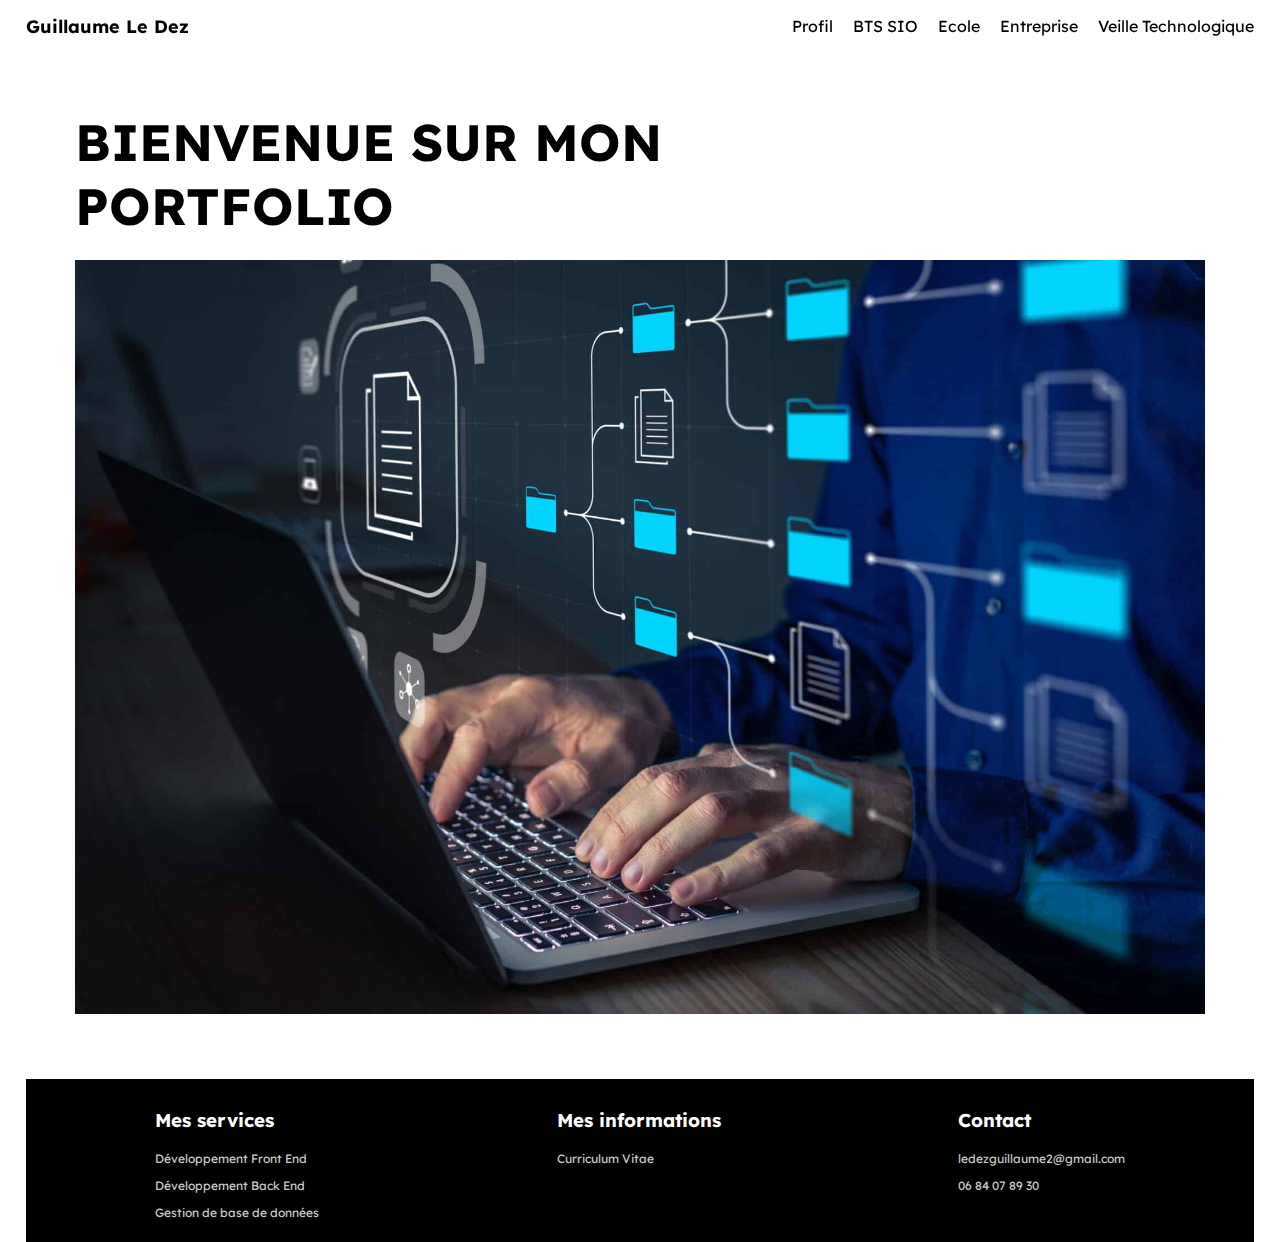
<file: index.html>
<!DOCTYPE html>
<html lang="fr">
<head>
    <meta charset="UTF-8">
    <meta http-equiv="X-UA-Compatible" content="IE=edge">
    <meta name="viewport" content="width=device-width, initial-scale=1.0">
    <title>Portfolio</title>
    <link rel="stylesheet" href="styles/index.css">
</head>
<body>
    <nav>
        <div class="profile">
            <a href="index.html"><h1>Guillaume Le Dez</h1></a>
        </div>
        <ul>
            <a href="profil.html"><li>Profil</li></a>
            <a href="bts.html"><li>BTS SIO</li></a>
            <a href="ecole.html"><li>Ecole</li></a>
            <a href="entreprise.html"><li>Entreprise</li></a>
            <a href="veillet.html"><li>Veille Technologique</li></a>
        </ul>
    </nav>

    <section class="page-content">
        <header>
            <h1>Bienvenue sur mon Portfolio</h1>
        </header>
        <section class="presentation-image">
            <img src="images/main-image.jpeg" alt="">
        </section>
    </section>
    <footer>
        <div class="colonne">
            <h3>Mes services</h3>
            <p>Développement Front End</p>
            <p>Développement Back End</p>
            <p>Gestion de base de données</p>
        </div>
        <div class="colonne">
            <h3>Mes informations</h3>
            <a target="_blank" href="documentations/le-dez-guillaume-cv.pdf"><p>Curriculum Vitae</p></a>
        </div>
        <div class="colonne">
            <h3>Contact</h3>
            <p>ledezguillaume2@gmail.com</p>
            <p>06 84 07 89 30</p>
        </div>
    </footer>
</body>
</html>
</file>
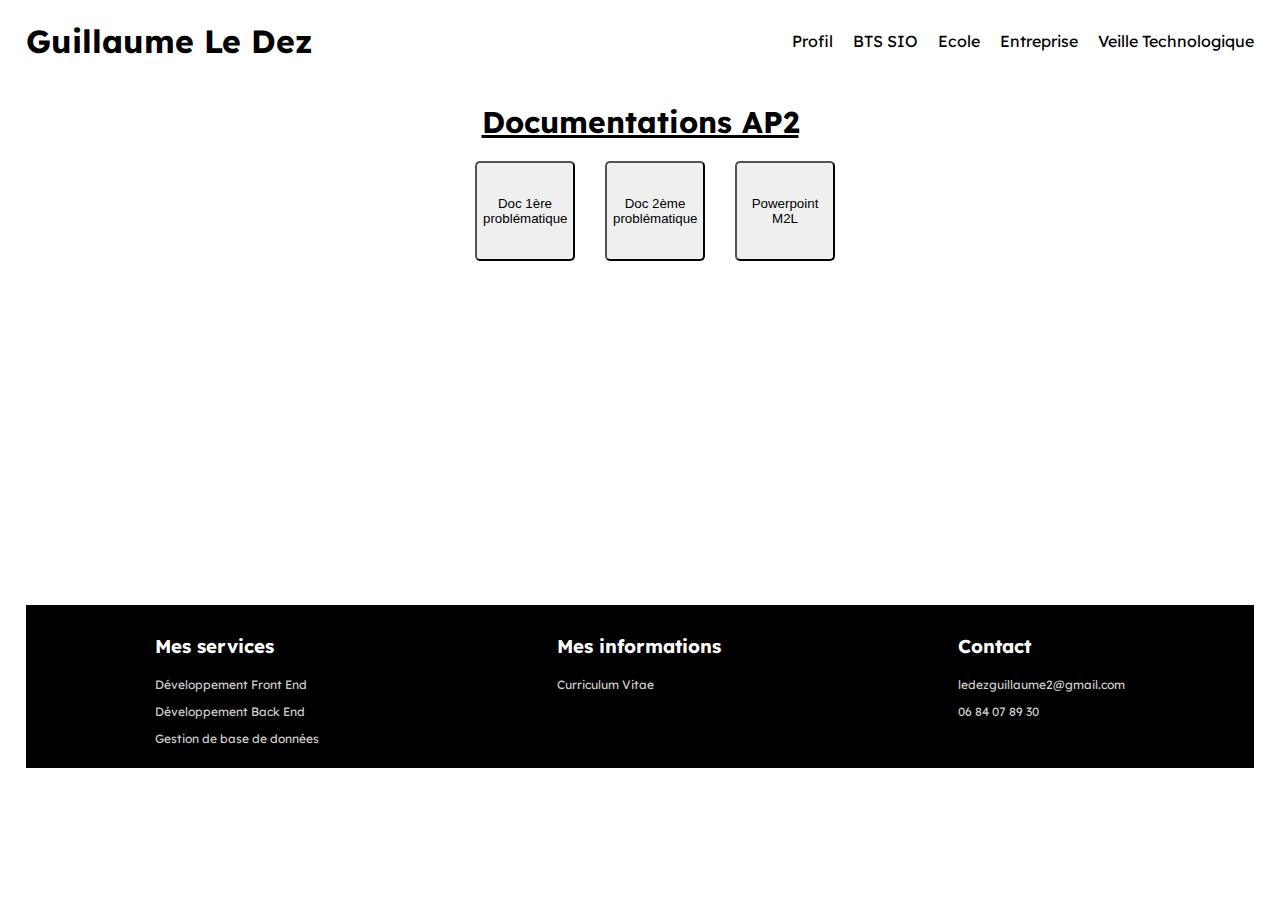
<file: ap2-doc.html>
<!DOCTYPE html>
<html lang="fr">
<head>
    <meta charset="UTF-8">
    <meta http-equiv="X-UA-Compatible" content="IE=edge">
    <meta name="viewport" content="width=device-width, initial-scale=1.0">
    <title>Portfolio</title>
    <link rel="stylesheet" href="styles/ap2-doc.css">
</head>
<body>
    <nav>
        <div class="profil">
            <a href="index.html"><h1>Guillaume Le Dez</h1></a>
        </div>
        <ul>
            <a href="profil.html"><li>Profil</li></a>
            <a href="bts.html"><li>BTS SIO</li></a>
            <a href="ecole.html"><li>Ecole</li></a>
            <a href="entreprise.html"><li>Entreprise</li></a>
            <a href="veillet.html"><li>Veille Technologique</li></a>
        </ul>
    </nav>
    
    <u><h1>Documentations AP2</h1></u>

    <div class="page-content">
    <button><a target="_blank" href="documentations/Doc-Ecole/Doc-AP2/Doc 1.pdf">Doc 1ère problématique</a></button>
    <button><a target="_blank" href="documentations/Doc-Ecole/Doc-AP2/Doc 2.pdf">Doc 2ème problématique</a></button>
    <button><a target="_blank" href="documentations/Doc-Ecole/Doc-AP2/Powerpoint M2L.pdf">Powerpoint M2L</a></button>
    </div>

    <footer>
        <div class="colonne">
            <h3>Mes services</h3>
            <p>Développement Front End</p>
            <p>Développement Back End</p>
            <p>Gestion de base de données</p>
        </div>
        <div class="colonne">
            <h3>Mes informations</h3>
            <a target="_blank" href="documentations/le-dez-guillaume-cv.pdf"><p>Curriculum Vitae</p></a>
        </div>
        <div class="colonne">
            <h3>Contact</h3>
            <p>ledezguillaume2@gmail.com</p>
            <p>06 84 07 89 30</p>
        </div>
    </footer>
</body>
</html>
</file>
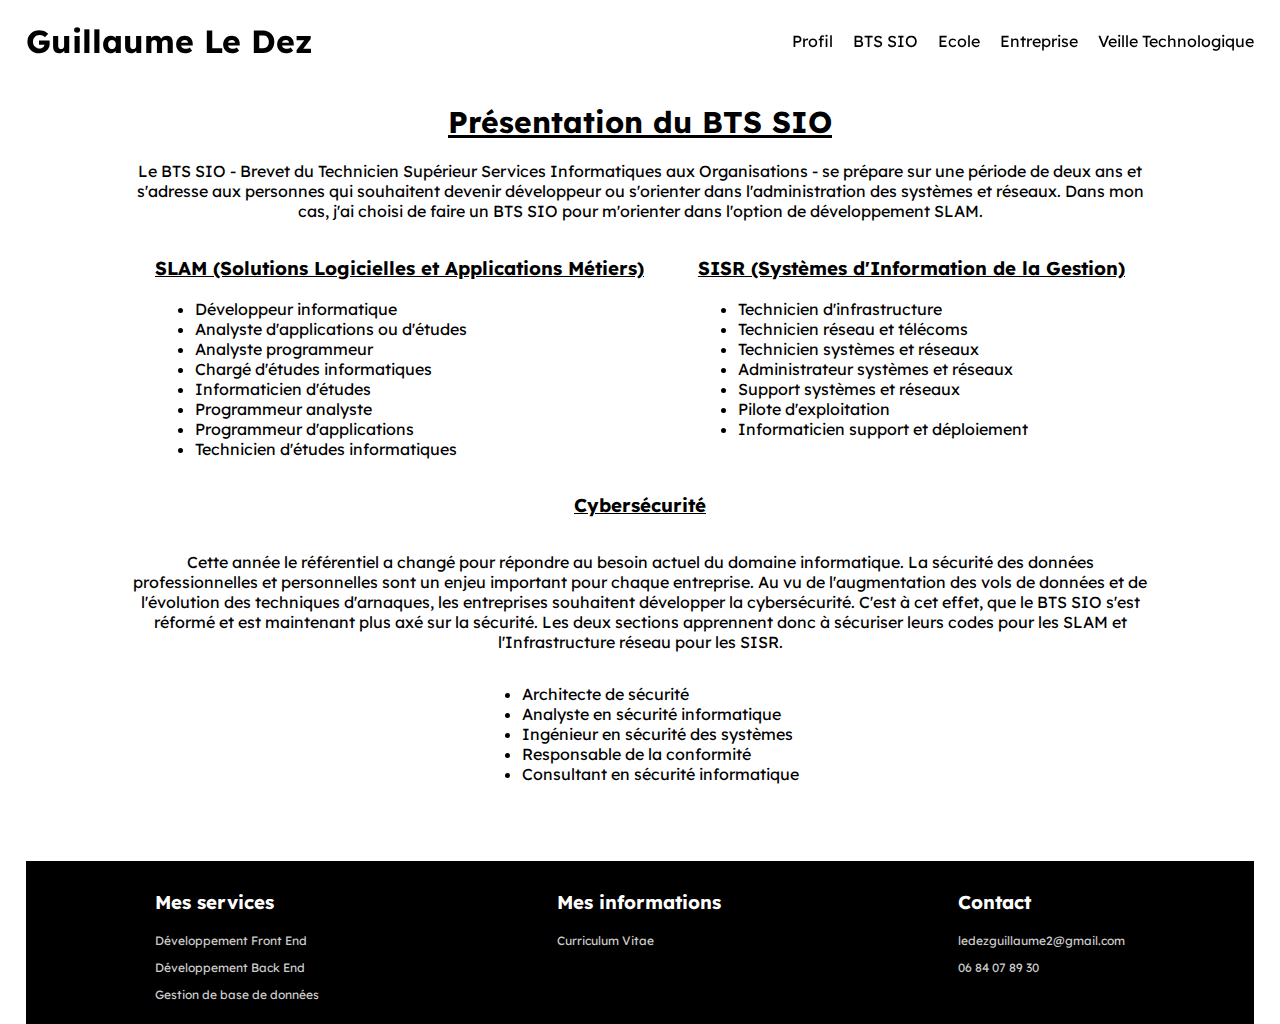
<file: bts.html>
<!DOCTYPE html>
<html lang="fr">
<head>
    <meta charset="UTF-8">
    <meta http-equiv="X-UA-Compatible" content="IE=edge">
    <meta name="viewport" content="width=device-width, initial-scale=1.0">
    <title>Portfolio</title>
    <link rel="stylesheet" href="styles/bts.css">
</head>
<body>
    <nav>
        <div class="profil">
            <a href="index.html"><h1>Guillaume Le Dez</h1></a>
        </div>
        <ul>
            <a href="profil.html"><li>Profil</li></a>
            <a href="bts.html"><li>BTS SIO</li></a>
            <a href="ecole.html"><li>Ecole</li></a>
            <a href="entreprise.html"><li>Entreprise</li></a>
            <a href="veillet.html"><li>Veille Technologique</li></a>
        </ul>
    </nav>
    
    <section class="page-content">
        <u><h1>Présentation du BTS SIO</h1></u>
        <p>Le BTS SIO - Brevet du Technicien Supérieur Services Informatiques aux Organisations - se prépare sur une période de deux ans et s'adresse aux personnes qui souhaitent devenir développeur ou s'orienter dans l'administration des systèmes et réseaux. Dans mon cas, j'ai choisi de faire un BTS SIO pour m'orienter dans l'option de développement SLAM.</p>
        <div class="option">
            <div class="slam">
                <u><h3>SLAM (Solutions Logicielles et Applications Métiers)</h3></u>
                    <ul>
                        <li>Développeur informatique</li>
                        <li>Analyste d'applications ou d'études</li>
                        <li>Analyste programmeur</li>
                        <li>Chargé d'études informatiques</li>
                        <li>Informaticien d'études</li>
                        <li>Programmeur analyste</li>
                        <li>Programmeur d'applications</li>
                        <li>Technicien d'études informatiques</li>
                    </ul>
            </div>
            <div class="sisr">
                <u><h3>SISR (Systèmes d'Information de la Gestion)</h3></u>
                    <ul>
                        <li>Technicien d'infrastructure</li>
                        <li>Technicien réseau et télécoms</li>
                        <li>Technicien systèmes et réseaux</li>
                        <li>Administrateur systèmes et réseaux</li>
                        <li>Support systèmes et réseaux</li>
                        <li>Pilote d'exploitation</li>
                        <li>Informaticien support et déploiement</li>
                    </ul>
            </div>
        </div>
        <div class="cyber">
        <u><h3>Cybersécurité</h3></u>
        <p>Cette année le référentiel a changé pour répondre au besoin actuel du domaine informatique. La sécurité des données professionnelles et personnelles sont un enjeu important pour chaque entreprise. Au vu de l'augmentation des vols de données et de l'évolution des techniques d'arnaques, les entreprises souhaitent développer la cybersécurité. C'est à cet effet, que le BTS SIO s'est réformé et est maintenant plus axé sur la sécurité. Les deux sections apprennent donc à sécuriser leurs codes pour les SLAM et l'Infrastructure réseau pour les SISR.</p>
        <ul>
            <li>Architecte de sécurité</li>
            <li>Analyste en sécurité informatique</li>
            <li>Ingénieur en sécurité des systèmes</li>
            <li>Responsable de la conformité</li>
            <li>Consultant en sécurité informatique</li>
        </ul>
    </div>
    </section>

    <footer>
        <div class="colonne">
            <h3>Mes services</h3>
            <p>Développement Front End</p>
            <p>Développement Back End</p>
            <p>Gestion de base de données</p>
        </div>
        <div class="colonne">
            <h3>Mes informations</h3>
            <a target="_blank" href="documentations/le-dez-guillaume-cv.pdf"><p>Curriculum Vitae</p></a>
        </div>
        <div class="colonne">
            <h3>Contact</h3>
            <p>ledezguillaume2@gmail.com</p>
            <p>06 84 07 89 30</p>
        </div>
    </footer>
</body>
</html>
</file>
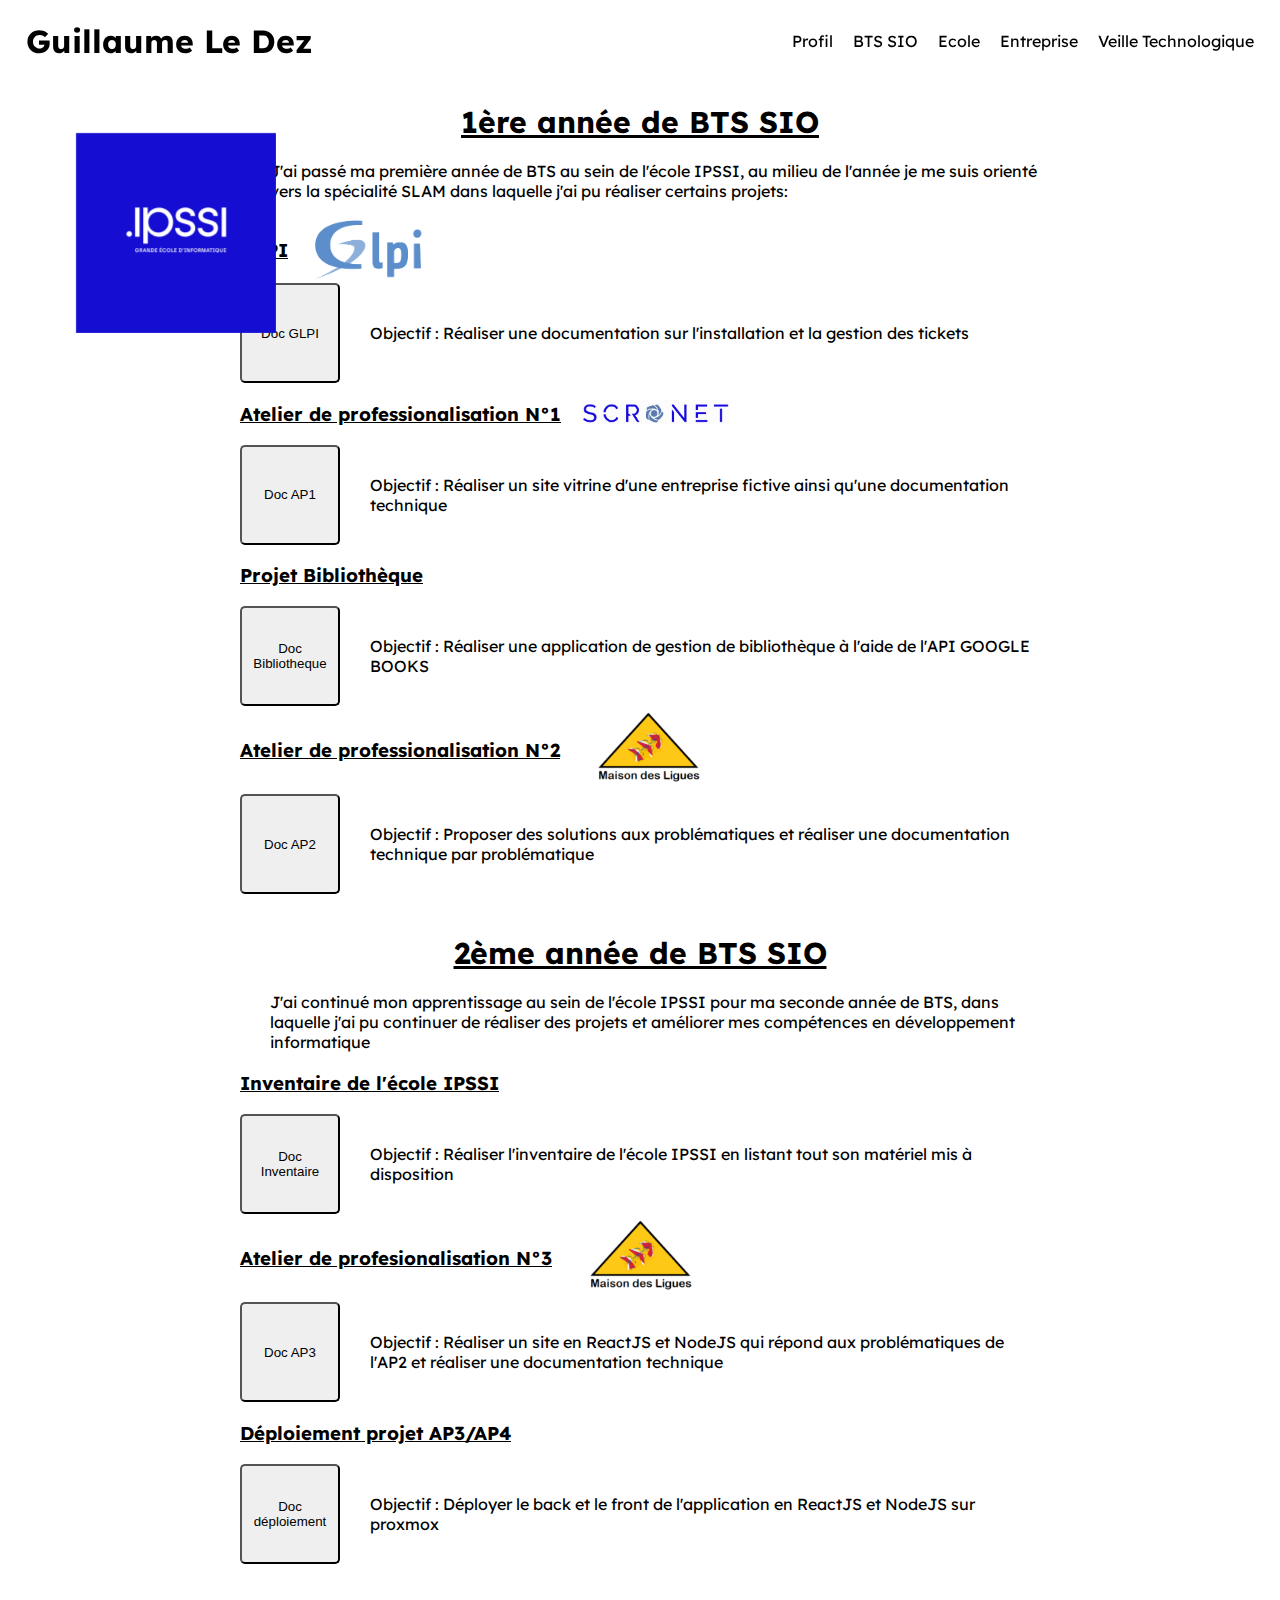
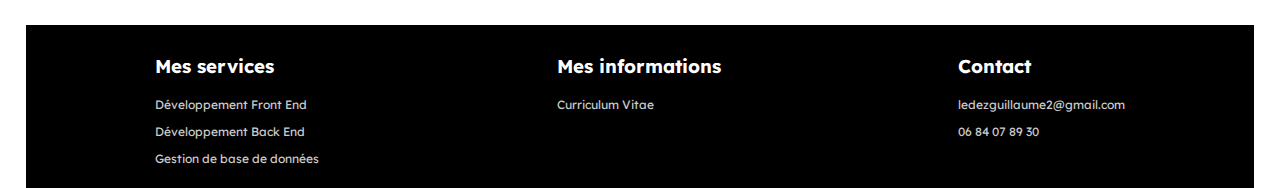
<file: ecole.html>
<!DOCTYPE html>
<html lang="fr">
<head>
    <meta charset="UTF-8">
    <meta http-equiv="X-UA-Compatible" content="IE=edge">
    <meta name="viewport" content="width=device-width, initial-scale=1.0">
    <title>Portfolio</title>
    <link rel="stylesheet" href="styles/ecole.css">
</head>
<body>
    <nav>
        <div class="profil">
            <a href="index.html"><h1>Guillaume Le Dez</h1></a>
        </div>
        <ul>
            <a href="profil.html"><li>Profil</li></a>
            <a href="bts.html"><li>BTS SIO</li></a>
            <a href="ecole.html"><li>Ecole</li></a>
            <a href="entreprise.html"><li>Entreprise</li></a>
            <a href="veillet.html"><li>Veille Technologique</li></a>
        </ul>
    </nav>
    
    <img class="ecole-img" src="images/Ecole/ipssi-logo.png" alt="">
    <section class="page-content">
            <U><h1>1ère année de BTS SIO</h1></U>
            <p>J'ai passé ma première année de BTS au sein de l'école IPSSI, au milieu de l'année je me suis orienté vers la spécialité SLAM dans laquelle j'ai pu réaliser certains projets:</p>
            <div class="glpi-container">
        <u><h3>GLPI</h3></u>
        <img class="glpi-img" src="images/Ecole/logo-glpi.png" alt="">
             </div>
        <div class="glpi">
            <button><a target="_blank" href="documentations/Doc-Ecole/Doc-GLPI.pdf">Doc GLPI</a></button>
            <p>Objectif : Réaliser une documentation sur l'installation et la gestion des tickets</p>
        </div>
        <div class="ap1-container">
        <u><h3>Atelier de professionalisation N°1</h3></u>
        <img class="scronet-img" src="images/Ecole/logo-scronet.PNG" alt="">
        </div>
        <div class="ap1">
            <button><a target="_blank" href="documentations/Doc-Ecole/Doc-AP1.pdf">Doc AP1</a></button>
            <p>Objectif : Réaliser un site vitrine d'une entreprise fictive ainsi qu'une documentation technique</p>
        </div>
        <u><h3>Projet Bibliothèque</h3></u>
        <div class="biblio">
            <button><a target="_blank" href="documentations/Doc-Ecole/Doc-Biblio.pdf">Doc Bibliotheque</a></button>
            <p>Objectif : Réaliser une application de gestion de bibliothèque à l'aide de l'API GOOGLE BOOKS</p>
        </div>
        <div class="ap2-container">
        <u><h3>Atelier de professionalisation N°2</h3></u>
        <img class="m2l-img" src="images/Ecole/logo-M2L.PNG" alt="">
        </div>
        <div class="ap2">
            <button><a href="ap2-doc.html">Doc AP2</a></button>
            <p>Objectif : Proposer des solutions aux problématiques et réaliser une documentation technique par problématique</p>
        </div>
        <br>
        <u><h1>2ème année de BTS SIO</h1></u>
        <p>J'ai continué mon apprentissage au sein de l'école IPSSI pour ma seconde année de BTS, dans laquelle j'ai pu continuer de réaliser des projets et améliorer mes compétences en développement informatique</p>
        <u><h3>Inventaire de l'école IPSSI</h3></u>
        <div class="inventaire">
            <button><a target="_blank" href="documentations/Doc-Ecole/Doc-Inventaire.pdf">Doc Inventaire</a></button>
            <p>Objectif : Réaliser l'inventaire de l'école IPSSI en listant tout son matériel mis à disposition</p>
        </div>
        <div class="ap3-container">
        <u><h3>Atelier de profesionalisation N°3</h3></u>
        <img class="m2l-img2" src="images/Ecole/logo-M2L.PNG" alt="">
        </div>
        <div class="ap3">
            <button><a target="_blank" href="documentations/Doc-Ecole/Doc-Utilisateur-AP3.pdf">Doc AP3</a></button>
            <p>Objectif : Réaliser un site en ReactJS et NodeJS qui répond aux problématiques de l'AP2 et réaliser une documentation technique</p>
        </div>
        <div class="deploiement-container">
            <u><h3>Déploiement projet AP3/AP4</h3></u>
            </div>
        <div class="deploiement">
            <button><a target="_blank" href="documentations/Doc-Ecole/Doc-Deploiement.pdf">Doc déploiement</a></button>
            <p>Objectif : Déployer le back et le front de l'application en ReactJS et NodeJS sur proxmox</p>
        </div>
        
        
    </section>

    <footer>
        <div class="colonne">
            <h3>Mes services</h3>
            <p>Développement Front End</p>
            <p>Développement Back End</p>
            <p>Gestion de base de données</p>
        </div>
        <div class="colonne">
            <h3>Mes informations</h3>
            <a target="_blank" href="documentations/le-dez-guillaume-cv.pdf"><p>Curriculum Vitae</p></a>
        </div>
        <div class="colonne">
            <h3>Contact</h3>
            <p>ledezguillaume2@gmail.com</p>
            <p>06 84 07 89 30</p>
        </div>
    </footer>
</body>
</html>
</file>
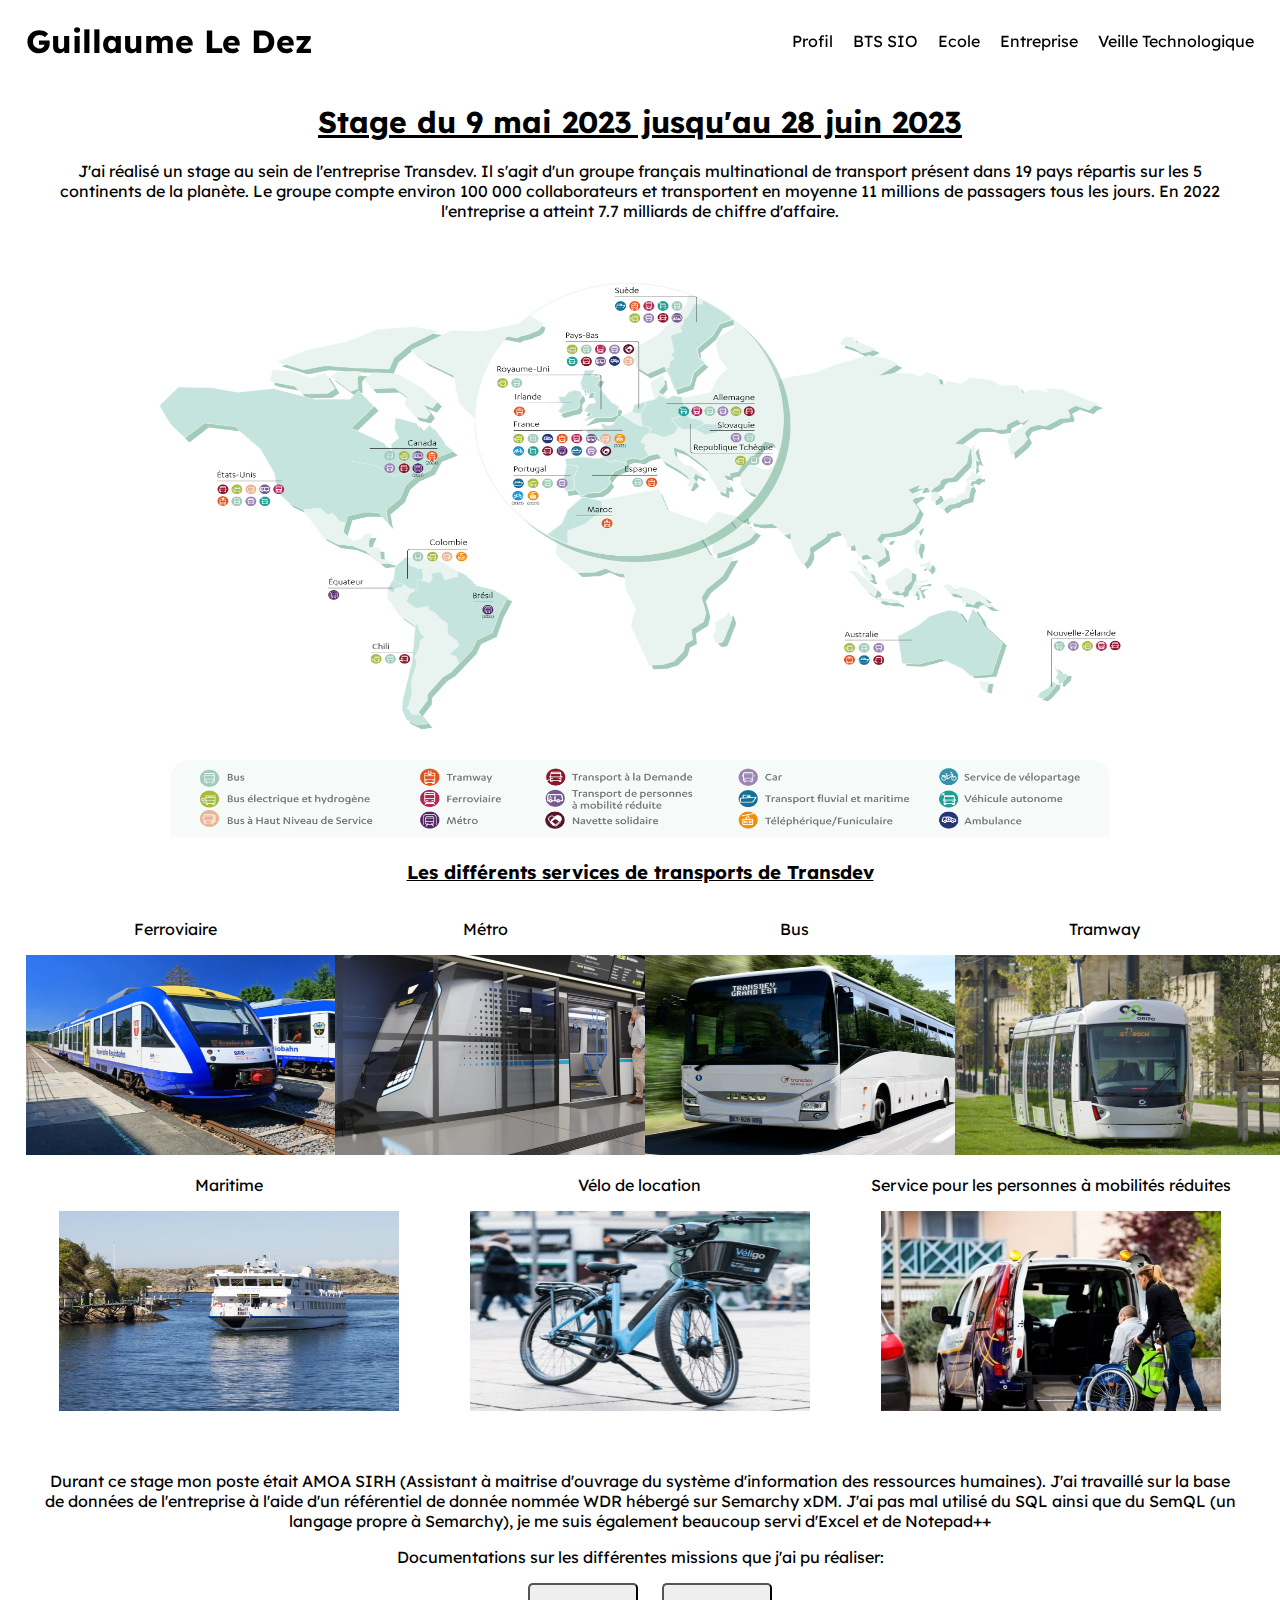
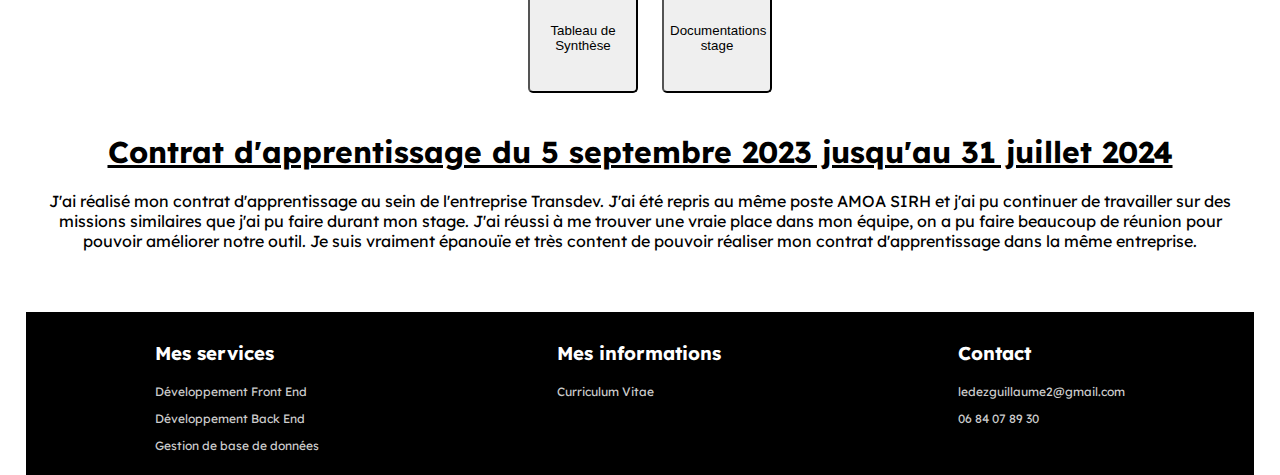
<file: entreprise.html>
<!DOCTYPE html>
<html lang="fr">
<head>
    <meta charset="UTF-8">
    <meta http-equiv="X-UA-Compatible" content="IE=edge">
    <meta name="viewport" content="width=device-width, initial-scale=1.0">
    <title>Portfolio</title>
    <link rel="stylesheet" href="styles/entreprise.css">
</head>
<body>
    <nav>
        <div class="profil">
            <a href="index.html"><h1>Guillaume Le Dez</h1></a>
        </div>
        <ul>
            <a href="profil.html"><li>Profil</li></a>
            <a href="bts.html"><li>BTS SIO</li></a>
            <a href="ecole.html"><li>Ecole</li></a>
            <a href="entreprise.html"><li>Entreprise</li></a>
            <a href="veillet.html"><li>Veille Technologique</li></a>
        </ul>
    </nav>
    
    <u><h1>Stage du 9 mai 2023 jusqu'au 28 juin 2023</h1></u>
    <div class="stage1">
        <p>J'ai réalisé un stage au sein de l'entreprise Transdev. Il s'agit d'un groupe français multinational de transport présent dans 19 pays répartis sur les 5
            continents de la planète. Le groupe compte environ 100 000 collaborateurs et transportent en moyenne 11 millions de passagers tous les jours.
            En 2022 l'entreprise a atteint 7.7 milliards de chiffre d'affaire.</p>
        <img src="images/Entreprise/carte.png" alt="">
        <u><h3>Les différents services de transports de Transdev</h3></u>
    </div>
    <div class="stage2">
        <div class="ferroviaire">
            <p>Ferroviaire</p>
            <img src="images/Entreprise/ferroviaire.jpg" alt="">
        </div>
        <div class="metro">
            <p>Métro</p>
            <img src="images/Entreprise/metro.jpg" alt="">
        </div>
        <div class="bus">
            <p>Bus</p>
            <img src="images/Entreprise/bus.jpeg" alt="">
        </div>
        <div class="tramway">
            <p>Tramway</p>
            <img src="images/Entreprise/tramway.jpg" alt="">
        </div>
        </div>
        <div class="stage3">
        <div class="maritime">
            <p>Maritime</p>
            <img src="images/Entreprise/bateau.jpg" alt="">
        </div>
        <div class="velo">
            <p>Vélo de location</p>
            <img src="images/Entreprise/velo.png" alt="">
        </div>
        <div class="handicap">
            <p>Service pour les personnes à mobilités réduites</p>
            <img src="images/Entreprise/handicap.jpeg" alt="">
        </div>
    </div>
    <br>
    <br>
    <div class="stage4">
        <p>Durant ce stage mon poste était AMOA SIRH (Assistant à maitrise d'ouvrage du système d'information des ressources humaines). J'ai travaillé sur la
            base de données de l'entreprise à l'aide d'un référentiel de donnée nommée WDR hébergé sur Semarchy xDM. J'ai pas mal utilisé du SQL ainsi que
            du SemQL (un langage propre à Semarchy), je me suis également beaucoup servi d'Excel et de Notepad++</p>
        <p>Documentations sur les différentes missions que j'ai pu réaliser:</p>
        <button><a target="_blank" href="documentations/Tableau de synthèse.pdf">Tableau de Synthèse</a></button>
        <button><a href="stage-doc.html">Documentations stage</a></button>
    </div>
    <br>
    <u><h1>Contrat d'apprentissage du 5 septembre 2023 jusqu'au 31 juillet 2024</h1></u>
    <div class="contratpro1">
        <p>J'ai réalisé mon contrat d'apprentissage au sein de l'entreprise Transdev. J'ai été repris au même poste AMOA SIRH et j'ai pu continuer de travailler sur des missions similaires que j'ai pu faire durant mon stage. J'ai réussi à me trouver une vraie place dans mon équipe, on a pu faire beaucoup de réunion pour pouvoir améliorer notre outil. Je suis vraiment épanouïe et très content de pouvoir réaliser mon contrat d'apprentissage dans la même entreprise.</p>
    </div>

    <footer>
        <div class="colonne">
            <h3>Mes services</h3>
            <p>Développement Front End</p>
            <p>Développement Back End</p>
            <p>Gestion de base de données</p>
        </div>
        <div class="colonne">
            <h3>Mes informations</h3>
            <a target="_blank" href="documentations/le-dez-guillaume-cv.pdf"><p>Curriculum Vitae</p></a>
        </div>
        <div class="colonne">
            <h3>Contact</h3>
            <p>ledezguillaume2@gmail.com</p>
            <p>06 84 07 89 30</p>
        </div>
    </footer>
</body>
</html>
</file>
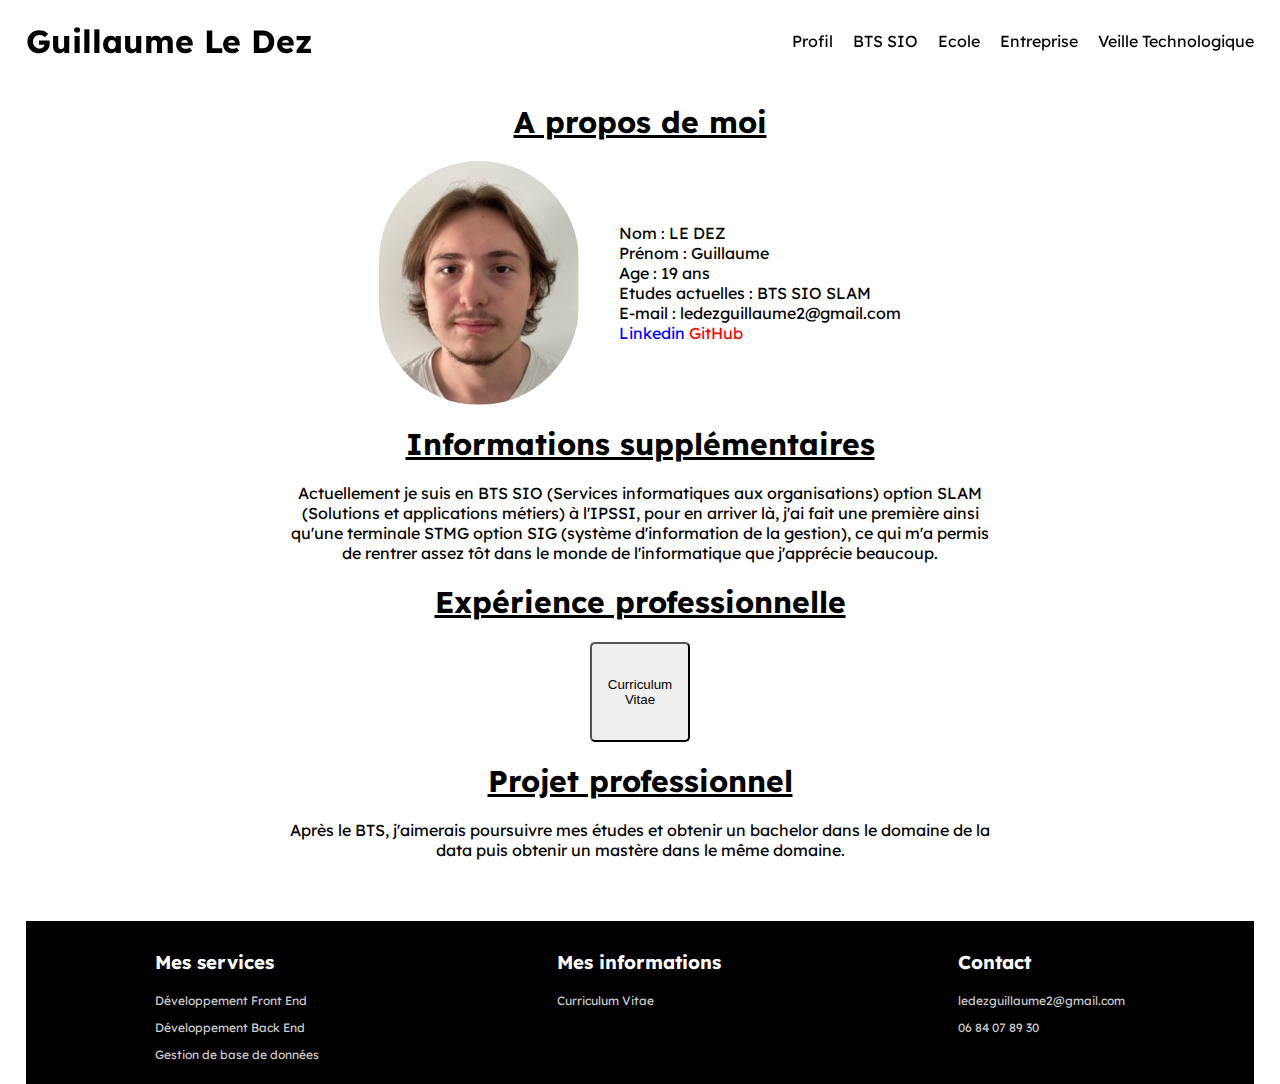
<file: profil.html>
<!DOCTYPE html>
<html lang="fr">
<head>
    <meta charset="UTF-8">
    <meta http-equiv="X-UA-Compatible" content="IE=edge">
    <meta name="viewport" content="width=device-width, initial-scale=1.0">
    <title>Portfolio</title>
    <link rel="stylesheet" href="styles/profil.css">
</head>
<body>
    <nav>
        <div class="profil">
            <a href="index.html"><h1>Guillaume Le Dez</h1></a>
        </div>
        <ul>
            <a href="profil.html"><li>Profil</li></a>
            <a href="bts.html"><li>BTS SIO</li></a>
            <a href="ecole.html"><li>Ecole</li></a>
            <a href="entreprise.html"><li>Entreprise</li></a>
            <a href="veillet.html"><li>Veille Technologique</li></a>
        </ul>
    </nav>

    <section class="page-content">
        <u><h1>A propos de moi</h1></u>
        <div class="profil">
            <img src="images/Profil/moi.png" alt="">
            <ul>
                <li>Nom : LE DEZ</li>
                <li>Prénom : Guillaume</li>
                <li>Age : 19 ans</li>
                <li>Etudes actuelles : BTS SIO SLAM</li>
                <li>E-mail : ledezguillaume2@gmail.com</li>
                <li><a target ="_blank" href="https://www.linkedin.com/in/guillaume-le-dez-4ab966253/">Linkedin</a> <a class="github" target ="_blank" href="https://github.com/51237">GitHub</a></li>
            </ul>
        </div>
        <u><h1>Informations supplémentaires</h1></u>
        <p>Actuellement je suis en BTS SIO (Services informatiques aux organisations) option SLAM (Solutions et applications métiers) à l'IPSSI, pour en arriver là, j'ai fait une première ainsi qu'une terminale STMG option SIG (système d'information de la gestion), ce qui m'a permis de rentrer assez tôt dans le monde de l'informatique que j'apprécie beaucoup.</p>
        <u><h1>Expérience professionnelle</h1></u>
        <button><a target="_blank" href="documentations/le-dez-guillaume-cv.pdf"><p>Curriculum Vitae</p></a></button>
        <u><h1>Projet professionnel</h1></u>
        <p>Après le BTS, j'aimerais poursuivre mes études et obtenir un bachelor dans le domaine de la data puis obtenir un mastère dans le même domaine. </p>
    </section>
    
    <footer>
        <div class="colonne">
            <h3>Mes services</h3>
            <p>Développement Front End</p>
            <p>Développement Back End</p>
            <p>Gestion de base de données</p>
        </div>
        <div class="colonne">
            <h3>Mes informations</h3>
            <a target="_blank" href="documentations/le-dez-guillaume-cv.pdf"><p>Curriculum Vitae</p></a>
        </div>
        <div class="colonne">
            <h3>Contact</h3>
            <p>ledezguillaume2@gmail.com</p>
            <p>06 84 07 89 30</p>
        </div>
    </footer>
</body>
</html>
</file>
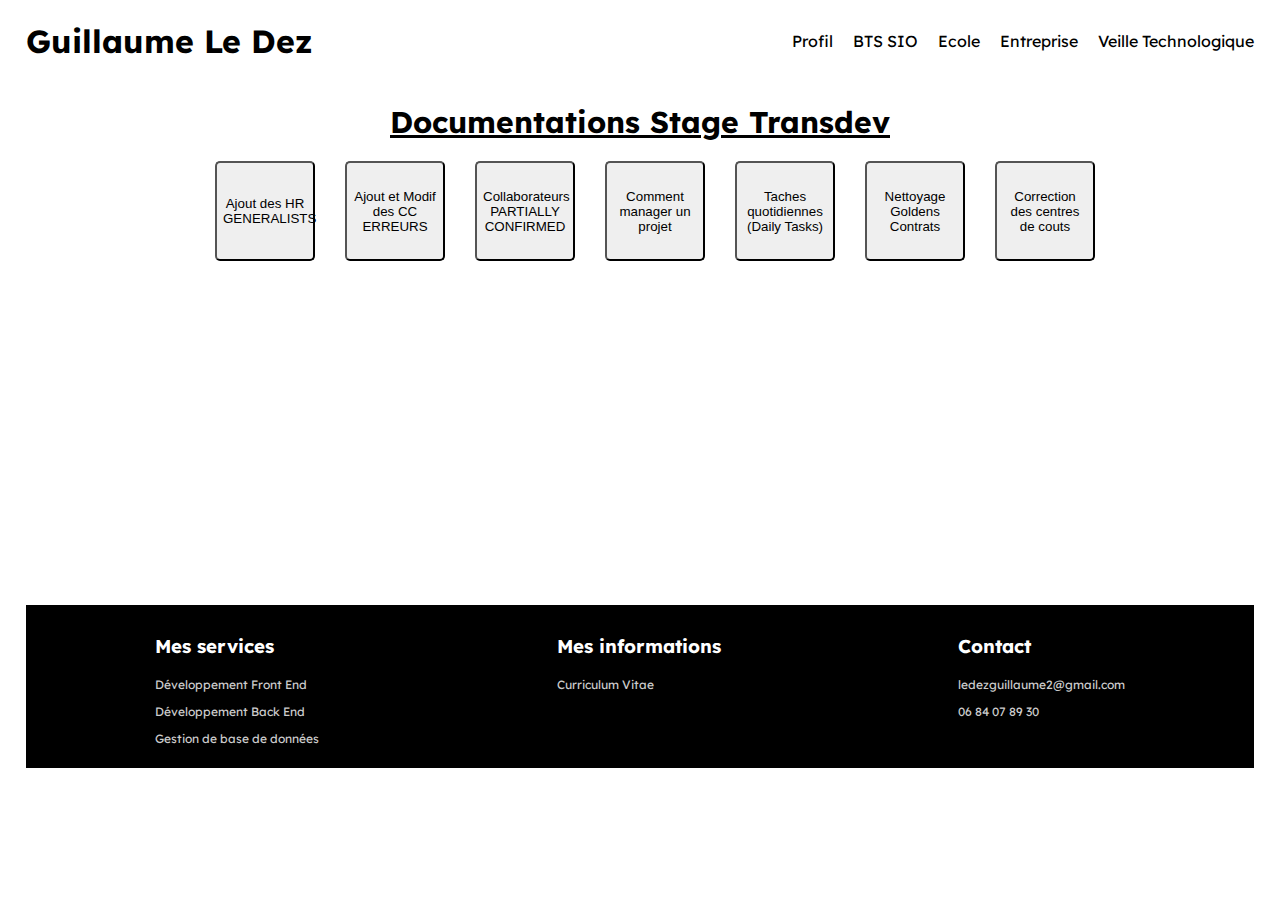
<file: stage-doc.html>
<!DOCTYPE html>
<html lang="fr">
<head>
    <meta charset="UTF-8">
    <meta http-equiv="X-UA-Compatible" content="IE=edge">
    <meta name="viewport" content="width=device-width, initial-scale=1.0">
    <title>Portfolio</title>
    <link rel="stylesheet" href="styles/ap2-doc.css">
</head>
<body>
    <nav>
        <div class="profil">
            <a href="index.html"><h1>Guillaume Le Dez</h1></a>
        </div>
        <ul>
            <a href="profil.html"><li>Profil</li></a>
            <a href="bts.html"><li>BTS SIO</li></a>
            <a href="ecole.html"><li>Ecole</li></a>
            <a href="entreprise.html"><li>Entreprise</li></a>
            <a href="veillet.html"><li>Veille Technologique</li></a>
        </ul>
    </nav>
    
    <u><h1>Documentations Stage Transdev</h1></u>

    <div class="page-content">
    <button><a target="_blank" href="documentations/Doc-Entreprise/Ajout des HR_GENERALISTS.pdf">Ajout des HR GENERALISTS</a></button>
    <button><a target="_blank" href="documentations/Doc-Entreprise/Ajout et Modif des CC ERREURS.pdf">Ajout et Modif des CC ERREURS</a></button>
    <button><a target="_blank" href="documentations/Doc-Entreprise/Collaborateurs PARTIALLY_CONFIRMED.pdf">Collaborateurs PARTIALLY CONFIRMED</a></button>
    <button><a target="_blank" href="documentations/Doc-Entreprise/Cours HEC Manager un projet.pdf">Comment manager un projet</a></button>
    <button><a target="_blank" href="documentations/Doc-Entreprise/Daily Tasks.pdf">Taches quotidiennes (Daily Tasks)</a></button>
    <button><a target="_blank" href="documentations/Doc-Entreprise/Nettoyage Goldens Contrats.pdf">Nettoyage Goldens Contrats</a></button>
    <button><a target="_blank" href="documentations/Doc-Entreprise/Remise au carré des intitulés des CC.pdf">Correction des centres de couts</a></button>
    </div>

    <footer>
        <div class="colonne">
            <h3>Mes services</h3>
            <p>Développement Front End</p>
            <p>Développement Back End</p>
            <p>Gestion de base de données</p>
        </div>
        <div class="colonne">
            <h3>Mes informations</h3>
            <a target="_blank" href="documentations/le-dez-guillaume-cv.pdf"><p>Curriculum Vitae</p></a>
        </div>
        <div class="colonne">
            <h3>Contact</h3>
            <p>ledezguillaume2@gmail.com</p>
            <p>06 84 07 89 30</p>
        </div>
    </footer>
</body>
</html>
</file>
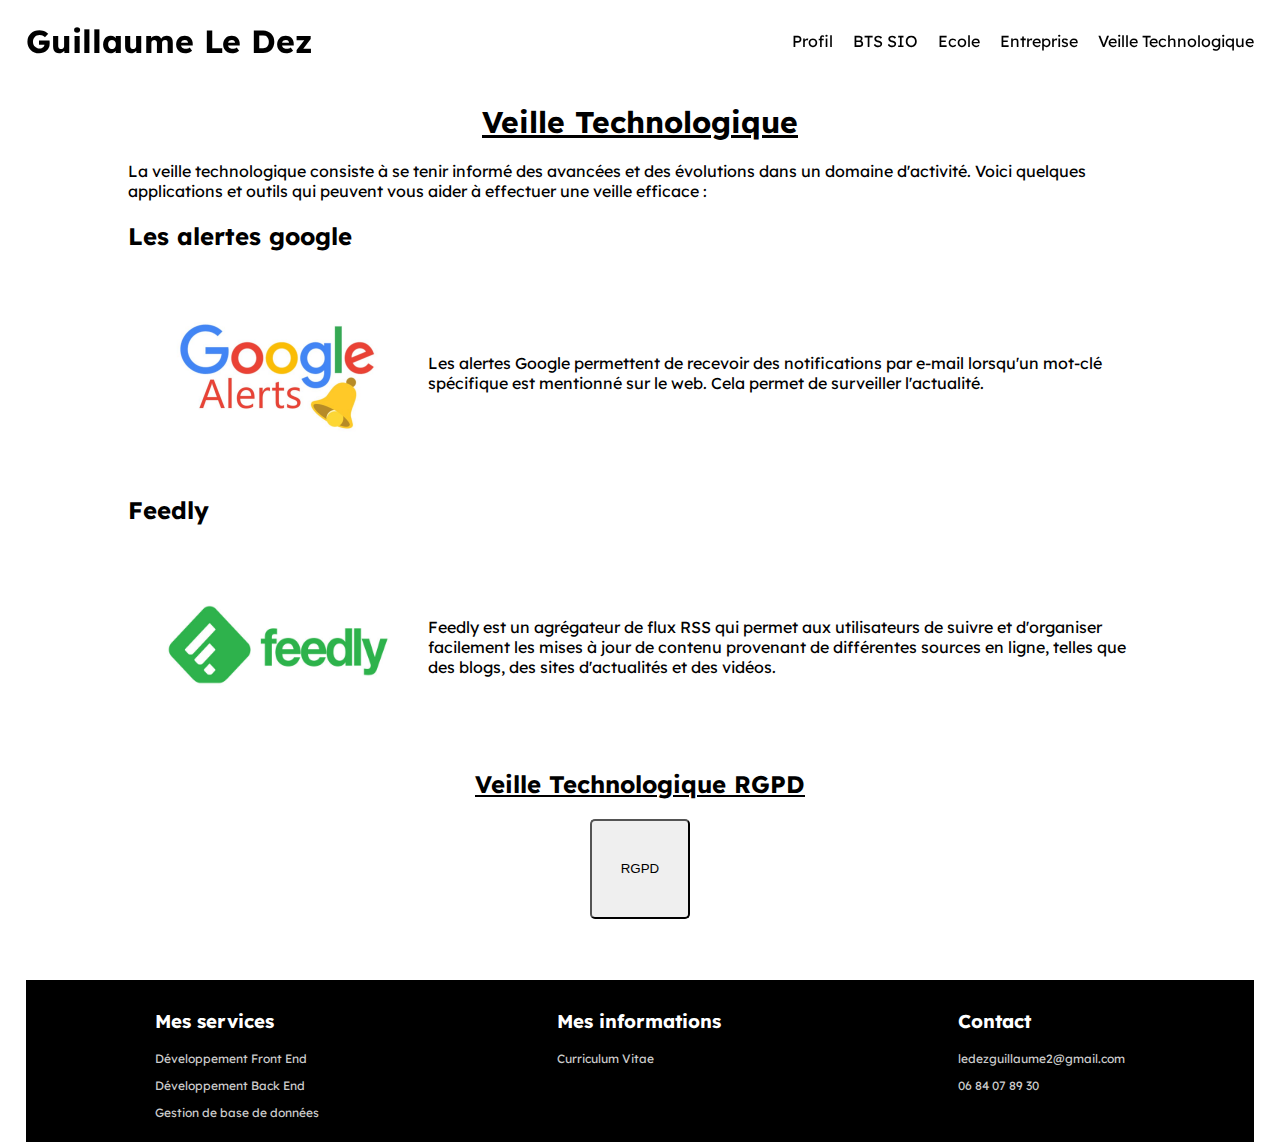
<file: veillet.html>
<!DOCTYPE html>
<html lang="fr">
<head>
    <meta charset="UTF-8">
    <meta http-equiv="X-UA-Compatible" content="IE=edge">
    <meta name="viewport" content="width=device-width, initial-scale=1.0">
    <title>Portfolio</title>
    <link rel="stylesheet" href="styles/veillet.css">
</head>
<body>
    <nav>
        <div class="profil">
            <a href="index.html"><h1>Guillaume Le Dez</h1></a>
        </div>
        <ul>
            <a href="profil.html"><li>Profil</li></a>
            <a href="bts.html"><li>BTS SIO</li></a>
            <a href="ecole.html"><li>Ecole</li></a>
            <a href="entreprise.html"><li>Entreprise</li></a>
            <a href="veillet.html"><li>Veille Technologique</li></a>
        </ul>
    </nav>
    
    <u><h1>Veille Technologique</h1></u>
    <section class="page-content">
        <p>La veille technologique consiste à se tenir informé des avancées et des évolutions dans un domaine d'activité. Voici quelques applications et outils qui peuvent vous aider à effectuer une veille efficace :</p>
        <h2>Les alertes google</h2>
        <div class="google-alert">
            <a href="documentations/Doc-Veille/Doc-Google-Alerts.pdf"><img src="images/Veille Technologique/google-alerts.png" alt=""></a>
            <p>Les alertes Google permettent de recevoir des notifications par e-mail lorsqu'un mot-clé spécifique est mentionné sur le web. Cela permet de surveiller l'actualité.</p>
        </div>
        <h2>Feedly</h2>
        <div class="feedly">
            <a href="documentations/Doc-Veille/Doc-Feedly.pdf"><img src="images/Veille Technologique/feedly.jpg" alt=""></a>
            <p>Feedly est un agrégateur de flux RSS qui permet aux utilisateurs de suivre et d'organiser facilement les mises à jour de contenu provenant de différentes sources en ligne, telles que des blogs, des sites d'actualités et des vidéos.</p>
        </div>
        <div class="veilleRGPD">
            <u><h2>Veille Technologique RGPD</h2></u>
            <button><a target="_blank" href="documentations/Doc-Veille/Doc-VeilleRGPD.pdf"><p>RGPD</p></a></button>
        </div>
    </section>

    <footer>
        <div class="colonne">
            <h3>Mes services</h3>
            <p>Développement Front End</p>
            <p>Développement Back End</p>
            <p>Gestion de base de données</p>
        </div>
        <div class="colonne">
            <h3>Mes informations</h3>
            <a target="_blank" href="documentations/le-dez-guillaume-cv.pdf"><p>Curriculum Vitae</p></a>
        </div>
        <div class="colonne">
            <h3>Contact</h3>
            <p>ledezguillaume2@gmail.com</p>
            <p>06 84 07 89 30</p>
        </div>
    </footer>
</body>
</html>
</file>
<file: styles/index.css>
@import url('https://fonts.googleapis.com/css2?family=Lexend+Deca&family=Poppins:wght@400;500;600&display=swap');

body{
    padding: 0 2%;
    margin: 0;
    font-family: 'Lexend Deca', sans-serif;
}

nav {
    display: flex;
    flex-direction: row;
    justify-content: space-between;
    align-items: center;
    position: sticky;
    top: 0;
    background-color: white;
}

nav .profile {
    display: flex;
    align-items: center;
}

nav .profile h1 {
    font-size: 18px;
}

nav ul {
    display: flex;
    list-style-type: none;
}

nav ul li {
    margin-left: 20px;
    cursor: pointer;
    border-bottom: 1px solid white;
}

nav ul li:hover {
    border-bottom: black;
}

nav a {
    text-decoration: none;
    color: black;
}

.page-content {
    margin: 4%;
}

.page-content header {
    margin-top: 5%;
    max-width: 80%;
}

.page-content h1 {
    margin: 0;
    text-transform: uppercase;
    font-size: 4vw;
}

.page-content .presentation-image {
    margin-top: 2%;
    text-align: center;
}

.page-content .presentation-image img {
    max-width: 100%;
    height: auto;
}

footer{
    margin-top: 5%;
    display: flex;
    flex-wrap: wrap;
    justify-content: space-around;
    background-color: black;
    color: white;
    padding: 10px;
}

footer .colonne p {
    font-size: 12px;
    color: #ccc;
    cursor: pointer
}

footer .colonne p:hover {
    color: white;
}

footer .colonne a {
    text-decoration: none;
    color: #ccc;
}

@media screen and (max-width : 700px) {
    nav {
        justify-content: center;
    }
    nav ul {
        display: none;
    }

    .page-content header{
        margin-top: 10%;
        max-width: 100%;
    }

    footer{
        justify-content: flex-start;
    }
    footer .colonne {
        width: 80%;
    }
}
</file>
<file: styles/ap2-doc.css>
@import url('https://fonts.googleapis.com/css2?family=Lexend+Deca&family=Poppins:wght@400;500;600&display=swap');

body{
    padding: 0 2%;
    margin: 0;
    font-family: 'Lexend Deca', sans-serif;
}

nav {
    display: flex;
    flex-direction: row;
    justify-content: space-between;
    align-items: center;
    position: sticky;
    top: 0;
    background-color: white;
}

nav .profile {
    display: flex;
    align-items: center;
}

nav .profile h1 {
    font-size: 18px;
}

nav ul {
    display: flex;
    list-style-type: none;
}

nav ul li {
    margin-left: 20px;
    cursor: pointer;
    border-bottom: 1px solid white;
}

nav ul li:hover {
    border-bottom: black;
}

nav a {
    text-decoration: none;
    color: black;
}


u h1 {
    text-align: center;
    font-size: 30px;
}

.page-content {
    display: flex;
    justify-content: center;
}

.page-content button {
    flex: 0 0 auto;
    width: 100px;
    height: 100px;  
    display: block; 
    color: white; 
    border-radius: 5px;
    cursor: pointer;
    transition: background-color 1s; 
    margin-left: 30px;
}

.page-content button:hover {
    background-color: #ccc
}

.page-content button a {
    text-decoration: none;
    color: black;
}

footer{
    margin-top: 28%;
    display: flex;
    flex-wrap: wrap;
    justify-content: space-around;
    background-color: black;
    color: white;
    padding: 10px;
}

footer .colonne p {
    font-size: 12px;
    color: #ccc;
    cursor: pointer
}

footer .colonne p:hover {
    color: white;
}

footer .colonne a {
    text-decoration: none;
    color: #ccc;
}

@media screen and (max-width : 700px) {
    nav {
        justify-content: center;
    }
    nav ul {
        display: none;
    }

    .page-content header{
        margin-top: 10%;
        max-width: 100%;
    }

    footer{
        justify-content: flex-start;
    }
    footer .colonne {
        width: 80%;
    }
}
</file>
<file: styles/bts.css>
@import url('https://fonts.googleapis.com/css2?family=Lexend+Deca&family=Poppins:wght@400;500;600&display=swap');

body{
    padding: 0 2%;
    margin: 0;
    font-family: 'Lexend Deca', sans-serif;
}

nav {
    display: flex;
    flex-direction: row;
    justify-content: space-between;
    align-items: center;
    position: sticky;
    top: 0;
    background-color: white;
}

nav .profile {
    display: flex;
    align-items: center;
}

nav .profile h1 {
    font-size: 18px;
}

nav ul {
    display: flex;
    list-style-type: none;
}

nav ul li {
    margin-left: 20px;
    cursor: pointer;
    border-bottom: 1px solid white;
}

nav ul li:hover {
    border-bottom: black;
}

nav a {
    text-decoration: none;
    color: black;
}

.page-content {
    max-width: 1024px;
    margin: 0 auto;
}

.page-content h1 {
    text-align: center;
    font-size: 30px;
}

.page-content h3 {
    text-align: center;
}

.page-content .option {
    display: flex;
    flex-direction: row;
    justify-content: space-around;
}

.page-content .cyber {
    display: flex;
    flex-direction: column;
    align-items: center;
}

.page-content p {
    text-align: center;
}


footer{
    margin-top: 5%;
    display: flex;
    flex-wrap: wrap;
    justify-content: space-around;
    background-color: black;
    color: white;
    padding: 10px;
}

footer .colonne p {
    font-size: 12px;
    color: #ccc;
    cursor: pointer
}

footer .colonne p:hover {
    color: white;
}

footer .colonne a {
    text-decoration: none;
    color: #ccc;
}

@media screen and (max-width : 700px) {
    nav {
        justify-content: center;
    }
    nav ul {
        display: none;
    }

    .page-content header{
        margin-top: 10%;
        max-width: 100%;
    }

    footer{
        justify-content: flex-start;
    }
    footer .colonne {
        width: 80%;
    }
}
</file>
<file: styles/ecole.css>
@import url('https://fonts.googleapis.com/css2?family=Lexend+Deca&family=Poppins:wght@400;500;600&display=swap');

body{
    padding: 0 2%;
    margin: 0;
    font-family: 'Lexend Deca', sans-serif;
}

nav {
    display: flex;
    flex-direction: row;
    justify-content: space-between;
    align-items: center;
    position: sticky;
    top: 0;
    background-color: white;
}

nav .profile {
    display: flex;
    align-items: center;
}

nav .profile h1 {
    font-size: 18px;
}

nav ul {
    display: flex;
    list-style-type: none;
}

nav ul li {
    margin-left: 20px;
    cursor: pointer;
    border-bottom: 1px solid white;
}

nav ul li:hover {
    border-bottom: black;
}

nav a {
    text-decoration: none;
    color: black;
}

.ecole-img {
    width: 200px;
    margin: 50px;
    display: block;
    position: absolute;
}


.page-content .ecole {
    display: flex;
    flex-direction: row;
}

.page-content .ecole h1 {
    font-size: 30px;
}

.page-content button {
    flex: 0 0 auto;
    width: 100px;
    height: 100px;  
    display: block; 
    color: white; 
    border-radius: 5px;
    cursor: pointer;
    transition: background-color 1s; 
}

.page-content button:hover {
    background-color: #ccc
}

.page-content button a {
    text-decoration: none;
    color: black;
}


.page-content {
    max-width: 800px;
    margin: 0 auto;
}

.page-content p {
    margin-left: 30px;
}

.page-content h1 {
    text-align: center;
    font-size: 30px;
}

.page-content .ecole img {
    width: 200px;
}

.page-content .glpi-container {
    display: flex;
    align-items: center;
}

.page-content .glpi-container h3 {
    margin-right: 20px;
}


.page-content .glpi-img {
    width: 120px;
}

.page-content .glpi {
    display: flex;
    align-items: center;
}

.page-content .glpi-img {
    width: 120px;
}

.page-content .ap2-container {
    display: flex;
    align-items: center;
}

.page-content .ap2-container h3 {
    margin-right: 10px;
}

.page-content .ap2 {
    display: flex;
    align-items: center;
}

.page-content .m2l-img {
    width: 150px;
}

.page-content .ap1-container {
    display: flex;
    align-items: center;
}

.page-content .ap1-container h3 {
    margin-right: 20px;
}

.page-content .scronet-img {
    width: 150px;
}

.page-content .ap1 {
    display: flex;
    align-items: center;
}

.page-content .biblio {
    display: flex;
    align-items: center;
}

.page-content .inventaire {
    display: flex;
    align-items: center;
}

.page-content .ap3-container {
    display: flex;
    align-items: center;
}

.page-content .ap3-container h3 {
    margin-right: 10px;
}

.page-content .ap3 {
    display: flex;
    align-items: center;
}

.page-content .deploiement-container {
    display: flex;
    align-items: center;
}

.page-content .deploiement-container h3 {
    margin-right: 10px;
}

.page-content .deploiement {
    display: flex;
    align-items: center;
}

.page-content .m2l-img2 {
    width: 150px;
}

footer{
    margin-top: 5%;
    display: flex;
    flex-wrap: wrap;
    justify-content: space-around;
    background-color: black;
    color: white;
    padding: 10px;
}

footer .colonne p {
    font-size: 12px;
    color: #ccc;
    cursor: pointer
}

footer .colonne p:hover {
    color: white;
}

footer .colonne a {
    text-decoration: none;
    color: #ccc;
}

@media screen and (max-width : 700px) {
    nav {
        justify-content: center;
    }
    nav ul {
        display: none;
    }

    .page-content header{
        margin-top: 10%;
        max-width: 100%;
    }

    footer{
        justify-content: flex-start;
    }
    footer .colonne {
        width: 80%;
    }
}
</file>
<file: styles/entreprise.css>
@import url('https://fonts.googleapis.com/css2?family=Lexend+Deca&family=Poppins:wght@400;500;600&display=swap');

body{
    padding: 0 2%;
    margin: 0;
    font-family: 'Lexend Deca', sans-serif;
}

nav {
    display: flex;
    flex-direction: row;
    justify-content: space-between;
    align-items: center;
    position: sticky;
    top: 0;
    background-color: white;
}

nav .profile {
    display: flex;
    align-items: center;
}

nav .profile h1 {
    font-size: 18px;
}

nav ul {
    display: flex;
    list-style-type: none;
}

nav ul li {
    margin-left: 20px;
    cursor: pointer;
    border-bottom: 1px solid white;
}

nav ul li:hover {
    border-bottom: black;
}

nav a {
    text-decoration: none;
    color: black;
}

u h1 {
    text-align: center;
    font-size: 30px;
}

.stage1 {
    max-width: 1200px;
    margin: 0 auto;
    text-align: center;
}

.stage1 img {
    width: 1000px;
    height: 600px;
}

.stage2 {
    text-align: center;
    display: grid;
    grid-template-columns: repeat(auto-fill, minmax(20%, 1fr));
    gap: 10px; 
}

.stage2 img {
    width: 340px;
	height: 200px;
}

.stage3 {
    text-align: center;
    display: grid;
    grid-template-columns: repeat(auto-fill, minmax(33%, 1fr));
    gap: 5px; 
}

.stage3 img {
    width: 340px;
	height: 200px;
}

.stage4 {
    max-width: 1200px;
    margin: 0 auto;
    text-align: center;
}

.contratpro1 {
        max-width: 1200px;
        margin: 0 auto;
        text-align: center;
}

button {
    width: 110px;
    height: 110px;  
    color: white; 
    border-radius: 5px;
    cursor: pointer;
    transition: background-color 1s; 
    margin-left: 20px;
}

button:hover {
    background-color: #ccc
}

button a {
    text-decoration: none;
    color: black;
}


footer{
    margin-top: 5%;
    display: flex;
    flex-wrap: wrap;
    justify-content: space-around;
    background-color: black;
    color: white;
    padding: 10px;
}

footer .colonne p {
    font-size: 12px;
    color: #ccc;
    cursor: pointer
}

footer .colonne p:hover {
    color: white;
}

footer .colonne a {
    text-decoration: none;
    color: #ccc;
}

@media screen and (max-width : 700px) {
    nav {
        justify-content: center;
    }
    nav ul {
        display: none;
    }

    .page-content header{
        margin-top: 10%;
        max-width: 100%;
    }

    footer{
        justify-content: flex-start;
    }
    footer .colonne {
        width: 80%;
    }
}
</file>
<file: styles/profil.css>
@import url('https://fonts.googleapis.com/css2?family=Lexend+Deca&family=Poppins:wght@400;500;600&display=swap');

body{
    padding: 0 2%;
    margin: 0;
    font-family: 'Lexend Deca', sans-serif;
}

nav {
    display: flex;
    flex-direction: row;
    justify-content: space-between;
    align-items: center;
    position: sticky;
    top: 0;
    background-color: white;
}

nav .profile {
    display: flex;
    align-items: center;
}

nav .profile h1 {
    font-size: 18px;
}

nav ul {
    display: flex;
    list-style-type: none;
}

nav ul li {
    margin-left: 20px;
    cursor: pointer;
    border-bottom: 1px solid white;
}

nav ul li:hover {
    border-bottom: black;
}

nav a {
    text-decoration: none;
    color: black;
}

.page-content button {
    width: 100px;
    height: 100px; 
    margin: 20px auto; 
    display: block; 
    color: white; 
    border-radius: 5px;
    cursor: pointer;
    transition: background-color 1s; 
}

.page-content button:hover {
    background-color: #ccc
}

.page-content .profil .github {
    text-decoration: none;
    color: red;
}

.page-content .profil a {
    text-decoration: none;
    color: blue;
}

.page-content a {
    text-decoration: none;
    color: black;
}

.page-content {
    max-width: 700px;
    margin: 0 auto;
}

.page-content p {
    text-align: center;
}

.page-content h1 {
    text-align: center;
    font-size: 30px;
}

.page-content .profil {
    display: flex;
    align-items: center;
    justify-content: center;
}

.page-content .profil img {
    width: 200px;
	border-radius: 300px;
}

.page-content .profil ul {
    list-style-type: none;
}



footer{
    margin-top: 5%;
    display: flex;
    flex-wrap: wrap;
    justify-content: space-around;
    background-color: black;
    color: white;
    padding: 10px;
}

footer .colonne p {
    font-size: 12px;
    color: #ccc;
    cursor: pointer
}

footer .colonne p:hover {
    color: white;
}

footer .colonne a {
    text-decoration: none;
    color: #ccc;
}

@media screen and (max-width : 700px) {
    nav {
        justify-content: center;
    }
    nav ul {
        display: none;
    }

    .page-content header{
        margin-top: 10%;
        max-width: 100%;
    }

    footer{
        justify-content: flex-start;
    }
    footer .colonne {
        width: 80%;
    }
}
</file>
<file: styles/veillet.css>
@import url('https://fonts.googleapis.com/css2?family=Lexend+Deca&family=Poppins:wght@400;500;600&display=swap');

body{
    padding: 0 2%;
    margin: 0;
    font-family: 'Lexend Deca', sans-serif;
}

nav {
    display: flex;
    flex-direction: row;
    justify-content: space-between;
    align-items: center;
    position: sticky;
    top: 0;
    background-color: white;
}

nav .profile {
    display: flex;
    align-items: center;
}

nav .profile h1 {
    font-size: 18px;
}

nav ul {
    display: flex;
    list-style-type: none;
}

nav ul li {
    margin-left: 20px;
    cursor: pointer;
    border-bottom: 1px solid white;
}

nav ul li:hover {
    border-bottom: black;
}

nav a {
    text-decoration: none;
    color: black;
}

.page-content button {
    width: 100px;
    height: 100px; 
    margin: 20px auto; 
    display: block; 
    color: white; 
    border-radius: 5px;
    cursor: pointer;
    transition: background-color 1s; 
}

.page-content button:hover {
    background-color: #ccc
}

.page-content a {
    text-decoration: none;
    color: black;
}

u h1 {
    text-align: center;
    font-size: 30px;
}

.page-content {
    max-width: 1024px;
    margin: 0 auto;
}

.google-alert {
    display: flex;
    align-items: center;
}

.google-alert img {
    width: 300px;
    height: 200px;
}

.feedly {
    display: flex;
    align-items: center;
}

.feedly img {
    width: 300px;
    height: 200px;
}

.veilleRGPD h2 {
    text-align: center;
}

footer{
    margin-top: 5%;
    display: flex;
    flex-wrap: wrap;
    justify-content: space-around;
    background-color: black;
    color: white;
    padding: 10px;
}

footer .colonne p {
    font-size: 12px;
    color: #ccc;
    cursor: pointer
}

footer .colonne p:hover {
    color: white;
}

footer .colonne a {
    text-decoration: none;
    color: #ccc;
}

@media screen and (max-width : 700px) {
    nav {
        justify-content: center;
    }
    nav ul {
        display: none;
    }

    .page-content header{
        margin-top: 10%;
        max-width: 100%;
    }

    footer{
        justify-content: flex-start;
    }
    footer .colonne {
        width: 80%;
    }
}
</file>
